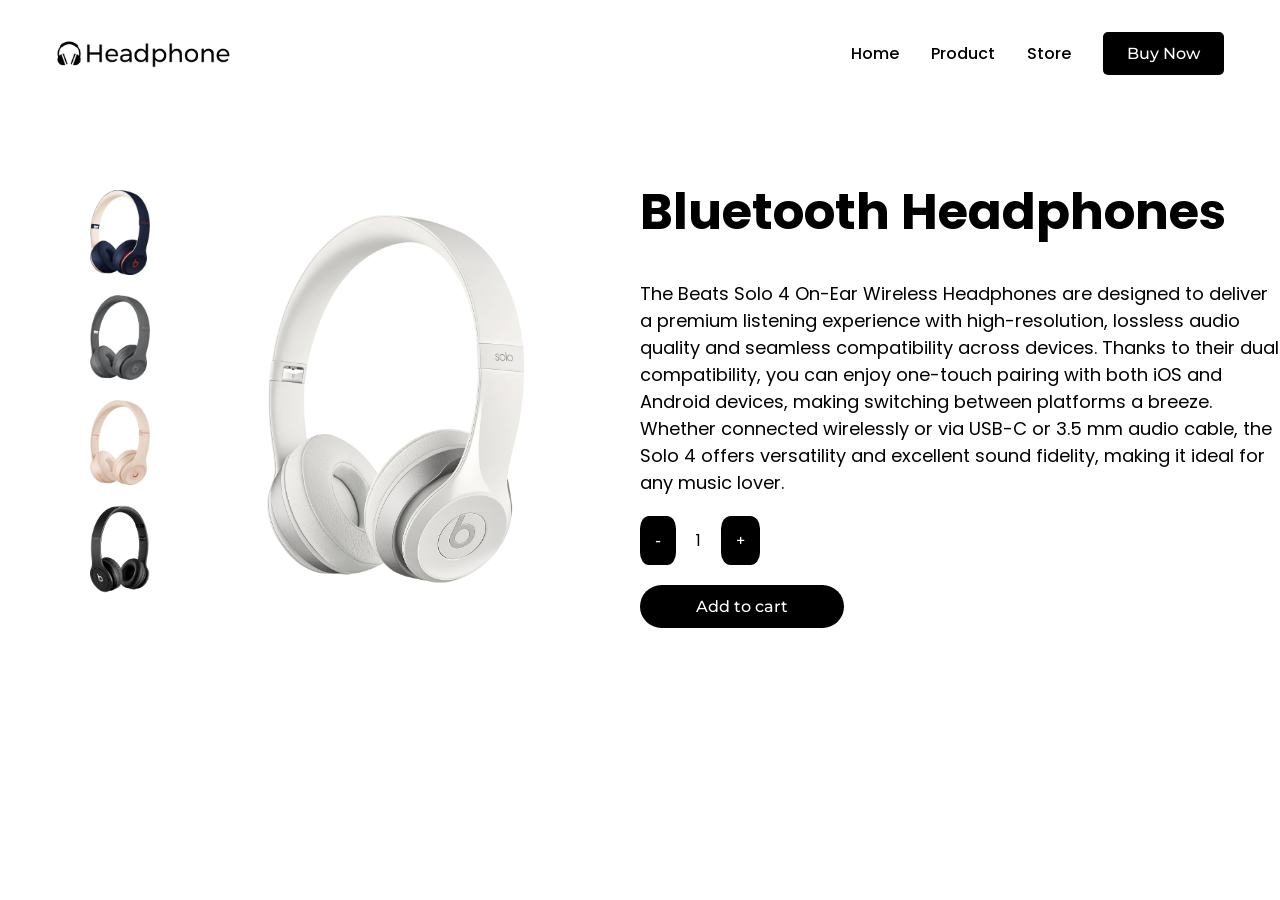
<file: buy.html>
<!DOCTYPE html>
<html lang="en">

<head>
    <meta charset="UTF-8">
    <meta name="viewport" content="width=device-width, initial-scale=1.0">
    <title>Product detail page</title>
    <link rel="stylesheet" href="styles.css">
</head>

<body>
    <nav>
        <div class="nav__header">
            <div class="nav__logo">
                <a href="index.html">
                    <img src="assets/logo-dark.png" alt="logo" class="logo-dark" />
                    <img src="assets/logo-white.png" alt="logo" class="logo-white" />
                </a>
            </div>
            <div class="nav__menu__btn" id="menu-btn">
                <i class="ri-menu-line"></i>
            </div>
        </div>
        <ul class="nav__links" id="nav-links">
            <li><a href="#home">Home</a></li>
            <li><a href="#product">Product</a></li>
            <li><a href="#store">Store</a></li>
            <li><button class="btn">Buy Now</button></li>
        </ul>
    </nav>
    <main class="buy_main">
        <div class="product_wrapper">
            <div class="product_image_wrapper">
                <img class="main_image" src="assets/header.png" alt="headphones">
                <div class="left_image_container">
                    <img class="left_image" src="assets/store-1.png" alt="headphone">
                    <img class="left_image" src="assets/store-2.png" alt="headphone">
                    <img class="left_image" src="assets/store-3.png" alt="headphone">
                    <img class="left_image" src="assets/product.png" alt="headphone">
                </div>
            </div>
            <div class="product_details">
                <h3>Bluetooth Headphones</h3>
                <p class="product_description">The Beats Solo 4 On-Ear Wireless Headphones are designed to deliver a
                    premium listening experience with high-resolution, lossless audio quality and seamless compatibility
                    across devices. Thanks to their dual compatibility, you can enjoy one-touch pairing with both iOS
                    and Android devices, making switching between platforms a breeze. Whether connected wirelessly or
                    via USB-C or 3.5 mm audio cable, the Solo 4 offers versatility and excellent sound fidelity, making
                    it ideal for any music lover.</p>
                <div>
                    <button class="btn btn_qty">-</button><span class="qty_counter">1</span><button class="btn btn_qty">+</button>
                </div>
                <button class="btn">Add to cart</button>
            </div>
        </div>
    </main>
</body>

</html>
</file>
<file: styles.css>
@import url("https://fonts.googleapis.com/css2?family=Montserrat:ital,wght@0,100..900;1,100..900&family=Poppins:wght@400;500;600;700&display=swap");

* {
  padding: 0;
  margin: 0;
  box-sizing: border-box;
}

.section__container {
  max-width: 1200px;
  margin: auto;
  padding: 5rem 1rem;
}

.btn {
  max-width: fit-content;
  padding: 0.75rem 3.5rem;
  border: none;
  font-size: 1rem;
  font-weight: 500;
  font-family: "Montserrat", sans-serif;
  color: #fff;
  background-color: #000;
  border-radius: 2rem;
  transition: 0.3s;
  cursor: pointer;
}

.btn:hover {
  color: #000;
  background-color: #727274;
}

img {
  display: flex;
  width: 100%;
}

a {
  text-decoration: none;
  transition: 0.3s;
}

html,
body {
  scroll-behavior: smooth;
}

body {
  font-family: "Poppins", sans-serif;
}

nav {
  position: fixed;
  width: 100%;
  max-width: 1200px;
  margin-inline: auto;
  z-index: 9;
}

.nav__header {
  padding: 1rem;
  width: 100%;
  display: flex;
  align-items: center;
  justify-content: space-between;
  background-color: #000;
}

.nav__logo img {
  max-width: 150px;
}

.logo-dark {
  display: none;
}

.nav__menu__btn {
  font-size: 1.5rem;
  color: #fff;
  cursor: pointer;
}

.nav__links {
  position: absolute;
  top: 65px;
  left: 0;
  width: 100%;
  padding: 2rem;
  list-style: none;
  display: flex;
  align-items: center;
  justify-content: center;
  flex-direction: column;
  gap: 2rem;
  background-color: #000;
  transition: 0.5s;
  z-index: -1;
  transform: translateY(-100%);
}

.nav__links.open {
  transform: translateY(0);
}

.nav__links a {
  font-weight: 500;
  color: #fff;
  transition: 0.3s;
}

.nav__links .btn {
  padding-inline: 1.5rem;
  color: #000;
  background-color: #fff;
  border-radius: 5px;
}

.header__container {
  display: grid;
  gap: 2rem;
}

.header__image {
  position: relative;
  isolation: isolate;
  overflow: hidden;
}

.header__image img {
  max-width: 450px;
  margin-inline: auto;
}

img.header-bg {
  position: absolute;
  right: 0;
  top: 50%;
  transform: translateY(-50%);
  max-width: 350px;
  opacity: 0.05;
  z-index: -1;
}

.header__image__content {
  text-align: center;
}

.header__image__content h4 {
  margin-bottom: 5px;
  font-size: 1.5rem;
  font-weight: 600;
  color: #000;
}

.header__content {
  text-align: center;
}

.header__content h1 {
  margin-bottom: 1.5rem;
  font-size: 3rem;
  font-weight: 700;
  font-family: "Montserrat", sans-serif;
  color: #000;
  line-height: 3rem;
}

.header__content p {
  font-weight: 500;
  color: #f3f4f6;
}

.product {
  overflow: hidden;
  background-image: radial-gradient(rgba(0, 0, 0, 0.85), rgba(0, 0, 0, 1));
}

.product__grid {
  margin-bottom: 4rem;
  display: grid;
  gap: 4rem;
}

.product__image img {
  max-width: 350px;
  margin-inline: auto;
  transform: rotate(-15deg);
}

.product__content {
  height: 100%;
  display: flex;
  justify-content: space-evenly;
  gap: 2rem;
  flex-direction: column;
}

.product__card {
  text-align: center;
}

.product__card h4 {
  margin-bottom: 1rem;
  font-size: 2rem;
  font-weight: 600;
  font-family: "Montserrat", sans-serif;
  color: #fff;
}

.product__card p {
  margin-bottom: 1rem;
  font-weight: 500;
  color: #f3f4f6;
}

.product__card a {
  font-weight: 500;
  color: #f3f4f6;
}

.product__card a:hover {
  color: #fff;
}

.product__colors {
  margin-bottom: 1rem;
  display: flex;
  align-items: center;
  justify-content: center;
  gap: 1rem;
}
.product__btn {
  text-align: center;
}

.product__btn .btn {
  color: #000;
  background-color: #fff;
}

.product__btn .btn:hover {
  background-color: #727274;
}

.store__container h2 {
  margin-bottom: 0.5rem;
  font-size: 2rem;
  font-weight: 700;
  font-family: "Montserrat", sans-serif;
  color: #000;
  text-align: center;
}

.store__container p {
  margin-bottom: 4rem;
  font-weight: 500;
  color: #f3f4f6;
  text-align: center;
}

.swiper {
  width: 100%;
  padding-bottom: 5rem;
}

.swiper-slide {
  max-width: 400px;
}

.store__card h4 {
  margin-bottom: 1.5rem;
  font-size: 1.5rem;
  font-weight: 700;
  font-family: "Montserrat", sans-serif;
  color: #000;
  text-align: center;
}

.store__card img {
  max-width: 325px;
  margin-inline: auto;
  margin-bottom: 2rem;
}

.store__card h3 {
  font-size: 1.75rem;
  font-weight: 700;
  font-family: "Montserrat", sans-serif;
  color: #000;
  text-align: center;
}

.swiper-wrapper {
  display: flex;
  justify-content: center;
  align-items: center;
  gap: 5rem;
}

.swiper-pagination-bullet-active {
  background-color: #000;
}

.footer {
  background-color: #000;
}

.footer__container img {
  margin-bottom: 2rem;
  max-width: 225px;
  margin-inline: auto;
}

.footer__socials {
  list-style: none;
  display: flex;
  align-items: center;
  justify-content: center;
  gap: 1rem;
}

.footer__socials a {
  padding: 2px 7px;
  font-size: 1.5rem;
  color: #000;
  background-color: #fff;
  border-radius: 100%;
}

.footer__socials a:hover {
  color: #fff;
  background-color: #f3f4f6;
}

.footer__bar {
  padding: 1rem;
  font-size: 0.9rem;
  color: #f3f4f6;
  text-align: center;
}

@media (width > 768px) {
  nav {
    position: static;
    padding-block: 2rem 0;
    padding-inline: 1rem;
    display: flex;
    align-items: center;
    justify-content: space-between;
    gap: 2rem;
  }

  .nav__header {
    padding: 0;
    background-color: transparent;
  }

  .nav__logo img {
    max-width: 175px;
  }

  .logo-white {
    display: none;
  }

  .logo-dark {
    display: flex;
  }

  .nav__menu__btn {
    display: none;
  }

  .nav__links {
    position: static;
    padding: 0;
    flex-direction: row;
    justify-content: flex-end;
    gap: 2rem;
    background-color: transparent;
    transform: none;
  }

  .nav__links a {
    color: #000;
  }

  .nav__links a:hover {
    color: #f3f4f6;
  }

  .nav__links .btn {
    color: #fff;
    background-color: #000;
  }

  .header__container {
    grid-template-columns: repeat(2, 1fr);
    align-items: center;
  }

  .header__image {
    grid-area: 1/2/2/3;
  }

  .header__image img {
    margin-inline-start: unset;
  }

  .header__image__content {
    position: absolute;
    right: 0;
    bottom: 2rem;
  }

  .header__content {
    text-align: left;
  }

  .header__content h1 {
    font-size: 3.5rem;
    line-height: 3.5rem;
  }

  .product__grid {
    grid-template-columns: repeat(2, 1fr);
    align-items: center;
  }

  .product__card {
    text-align: left;
  }

  .product__colors {
    justify-content: flex-start;
  }
}

.buy_main {
  margin-top: 100px;
}
.product_wrapper {
  display: grid;
  grid-template-columns: repeat(2, 1fr);
  grid-column-gap: 0px;
}
.product_image_wrapper {
  display: flex;
  flex-direction: row-reverse;
  align-items: center;
  justify-content: center;
  gap: 100px;
}

.main_image {
  width: 300px;
}
.left_image_container {
  display: flex;
  flex-direction: column;
}

.left_image {
  width: 60px;
  margin-bottom: 20px;
}

.product_details {
  display: flex;
  flex-direction: column;
}

.product_details h3 {
  font-size: 50px;
  margin-bottom: 30px;
}

.product_details p {
  font-size: large;
  margin-bottom: 20px;
}

.btn_qty {
  padding: 15px 15px;
  background-color: black;
  color: white;
  border-radius: 25%;
  border: none;
  margin-bottom:20px
}

.qty_counter {
  padding: 10px 20px;
}
</file>
